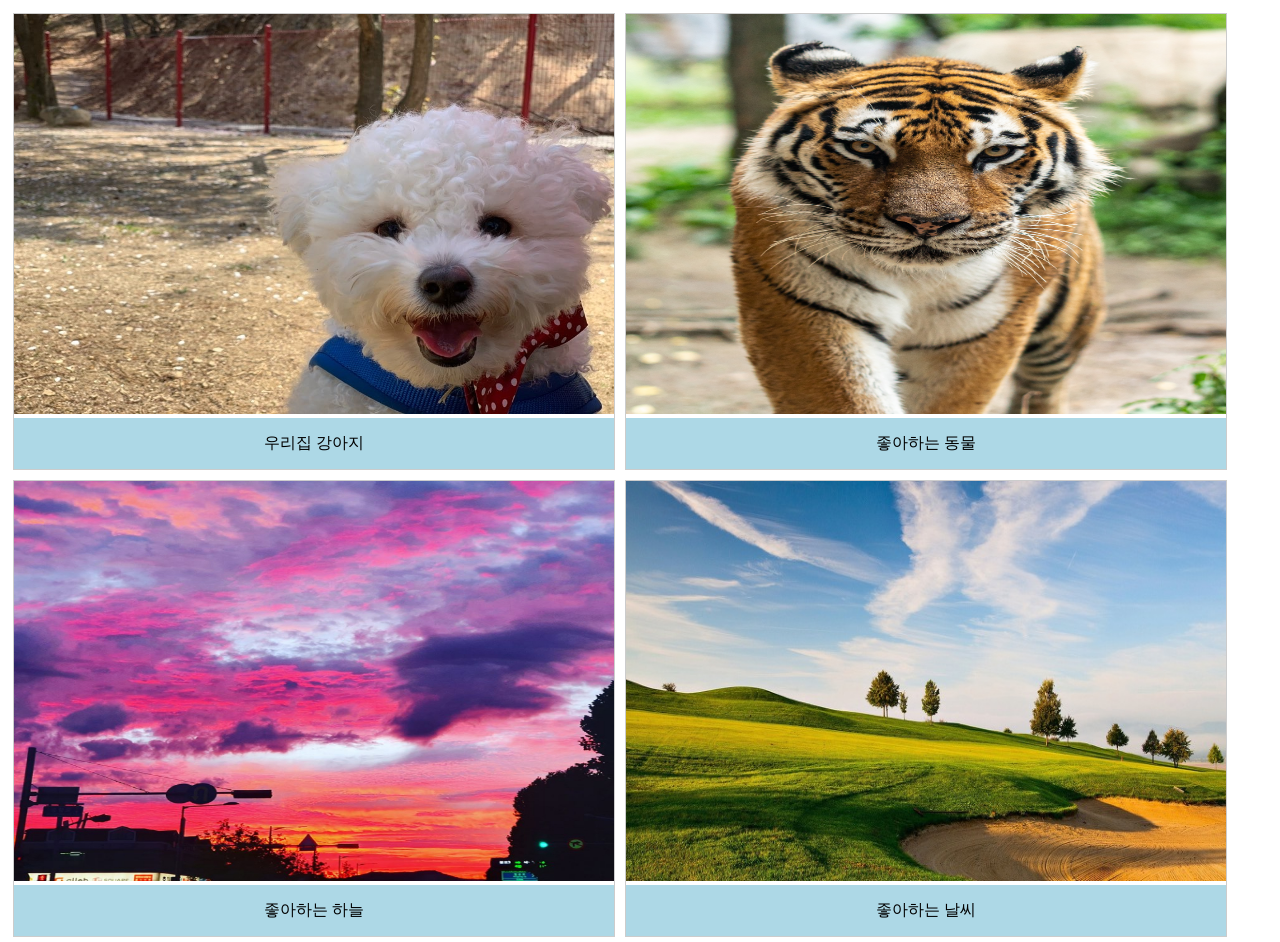
<file: gallary_project/14_img_gallary2.html>
<!DOCTYPE html>
<html lang="en">
<head>
    <meta charset="UTF-8">
    <title>Title</title>
    <style>
        div.gallery {


            margin : 5px;
            border : 1px solid #ccc;
            float : left;
        }

        div.desc {
            padding : 15px;
            text-align : center;
            background-color: lightblue;

        }

        div.gallery:hover {
            border : 5px solid #777;
        }
    </style>
</head>
<body>
<div class="gallery">
    <a target="_blank" href="a.jpg">
        <img src="a.jpg" width="600" height="400">
    </a>
    <div class="desc">우리집 강아지</div>
</div>

<div class="gallery">
    <a target="_blank" href="p7.jpg">
    <img src="p7.jpg" width="600" height="400">
    </a>
    <div class="desc">좋아하는 동물</div>
</div>



<div class="gallery">
    <a target="_blank" href="p9.jpg">
    <img src="p9.jpg" width="600" height="400">
    </a>
    <div class="desc">좋아하는 하늘</div>
</div>


<div class="gallery">
    <a target="_blank" href="p5.jpg">
    <img src="p5.jpg" width="600" height="400">
    </a>
    <div class="desc">좋아하는 날씨</div>
</div>


</body>
</html>
</file>
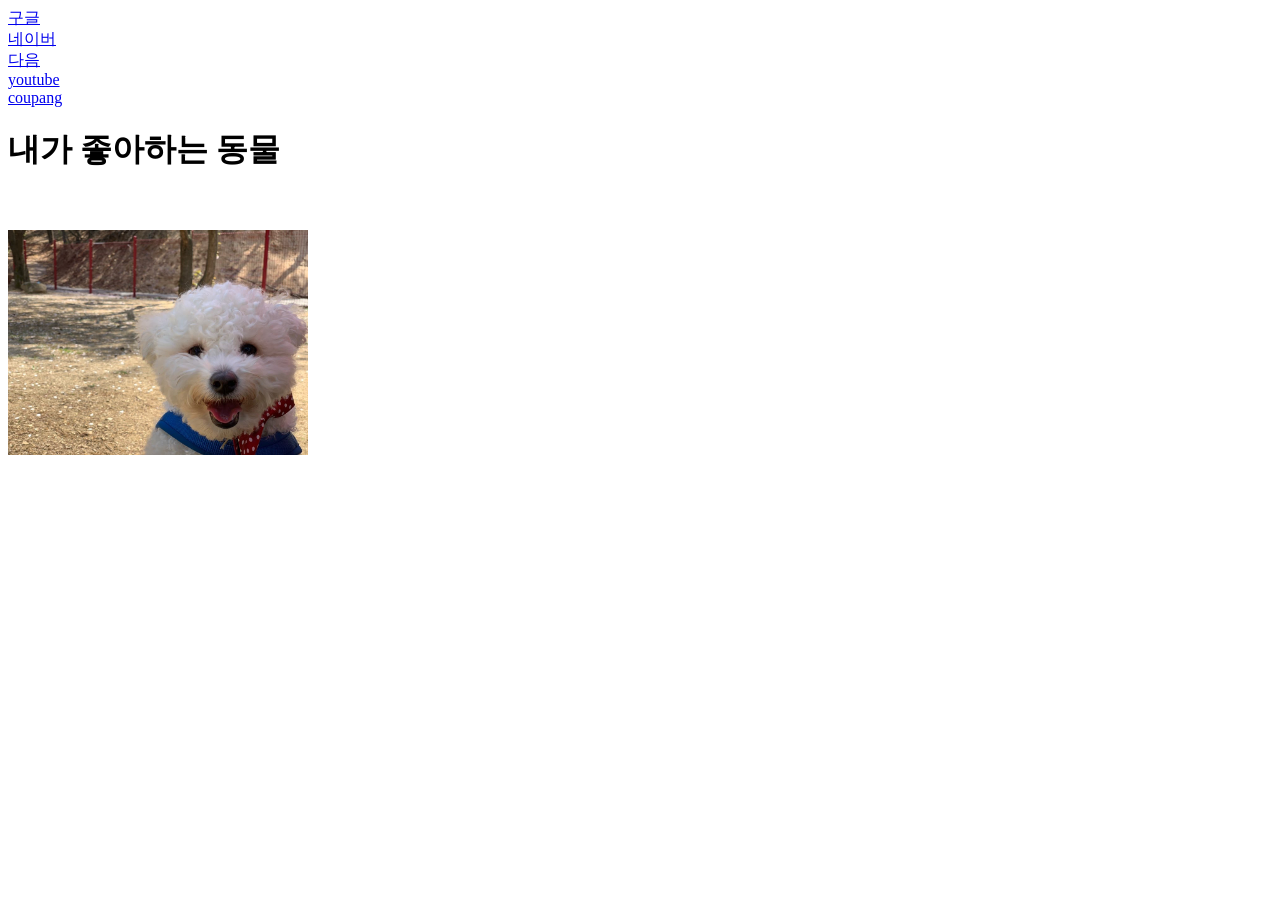
<file: web_html/03_html_link_img.html>
<html>
	<title>나의 웹 페이지</title>
	<body>
	<a href="https://www.google.co.kr/">구글</a><br>
	<a href="https://www.naver.co.kr/">네이버</a><br>
	<a href="https://www.daum.co.kr/">다음</a><br>
	<a href="https://www.youtube.co.kr/">youtube</a><br>
	<a href="https://www.coupang.co.kr/" target="_blank">coupang</a><br>
	
	<h1>내가 좋아하는 동물</h1><br>
	<a href="https://www.google.co.kr/" target="_blank"><br><img src="a.jpg" alt="My Image" width="300"></a>
	

	</body>
</html>
</file>
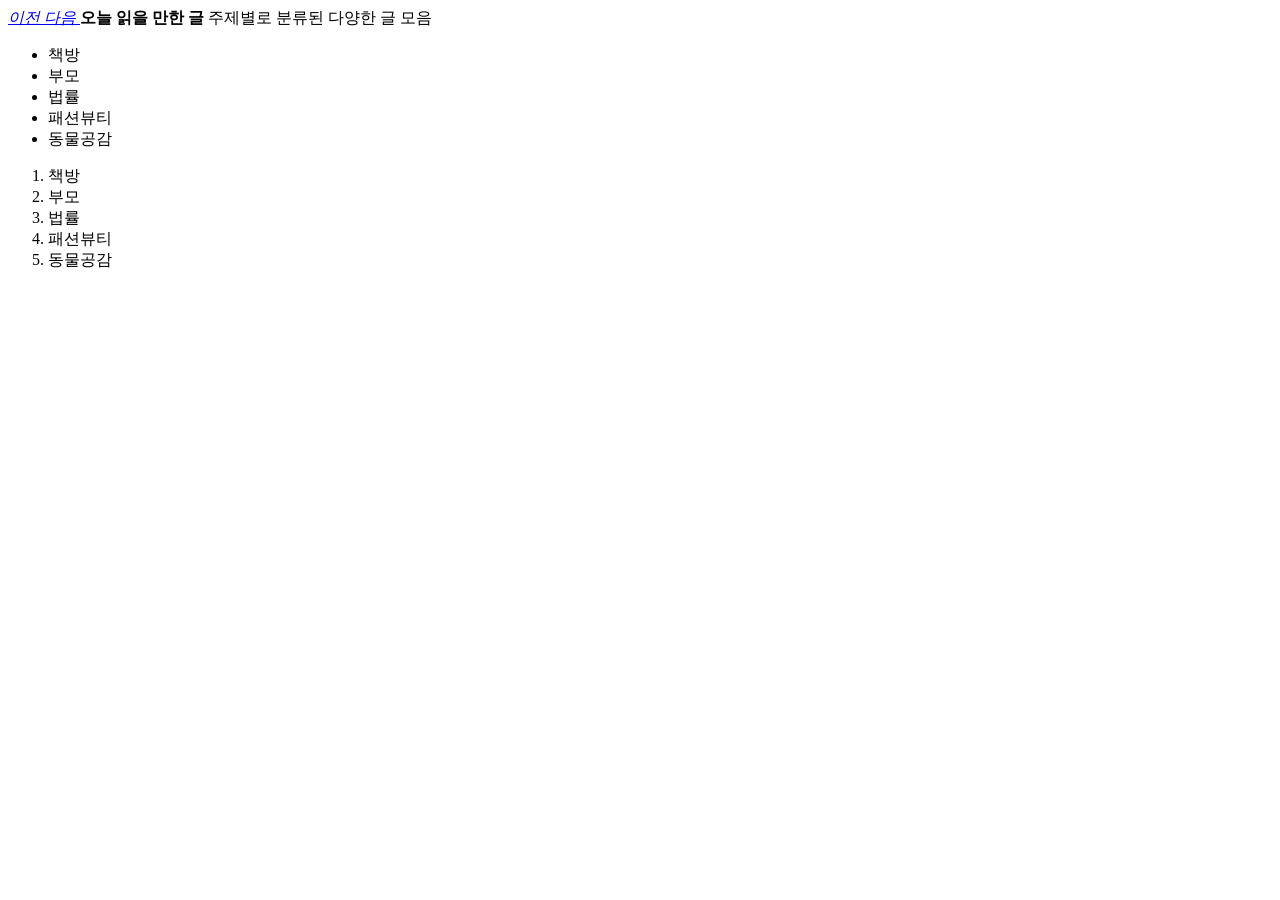
<file: web_html/04_html_div_span.html>
<html>
	<title>나의 웹 페이지</title>
	<body>
	<div id = "today_content">
		
		<div class="title_area">
			<a href="#" role="button" class="pm_btn_prev NM_THEME_PREV" data-clk="tct.prev" style="">
				<i class="ico_btn"><span class="blind">이전</span></i>
	
			</a>
			<a href="#" role="button" class="pm_btn_next NM_THEME_NEXT" data-clk="tct.next" style="">
				<i class="ico_btn"><span class="blind">다음</span></i>
			</a>
			<strong>오늘 읽을 만한 글</strong>
			<span>주제별로 분류된 다양한 글 모음</span>
		</div>
		<div class="panel">
			<ul>
				<li>책방</li>
				<li>부모</li>
				<li>법률</li>
				<li>패션뷰티</li>
				<li>동물공감</li>
			</ul>
			<ol>
				<li>책방</li>
				<li>부모</li>
				<li>법률</li>
				<li>패션뷰티</li>
				<li>동물공감</li>
			</ol>
			
			
		</div>
	</div>
	</body>
</html>
</file>
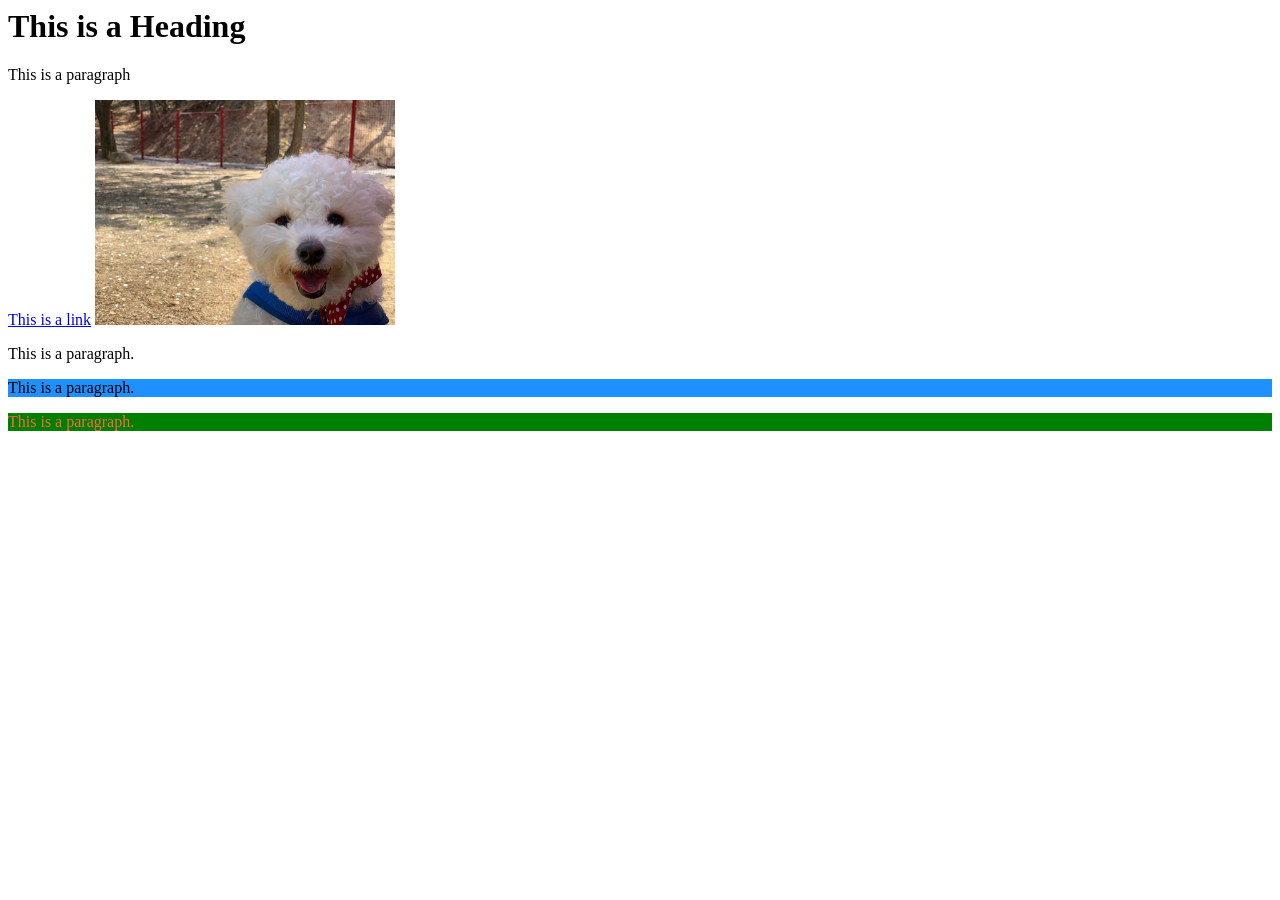
<file: web_html/05_html_summary.html>
<!-- -->
<html>
<head>
	<title>Page Title</title>
</head>
<body>
	<h1>This is a Heading</h1>
	<p>This is a paragraph</p>
	<a href="http://www.w3school.com">This is a link</a>
	<img src="a.jpg" width=300 head=300 alt="not found"><br>
	<p title="I'm a tooltip">This is a paragraph.</p>
	<p style="background-color:DodgerBlue">This is a paragraph.</p>
	<p style ="color:Tomato;background-color:Green">This is a paragraph.</p>
</body>

</html>
</file>
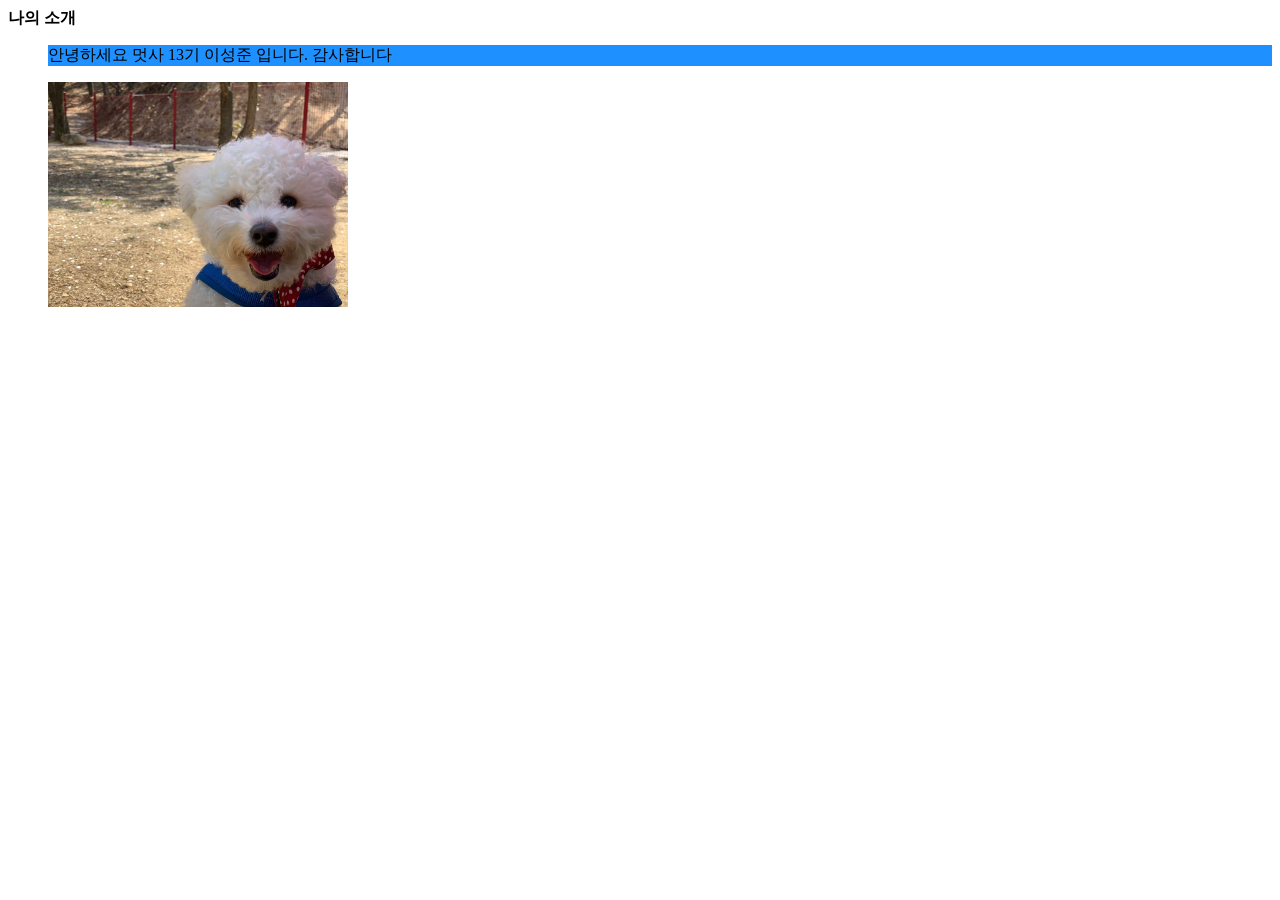
<file: web_html/my01.html>
<html>
	<head>
		<title>나의 소개</title>
	</head>
	<body>
	<div id = "today_content">
		
		<div class="title_area">
			
			<strong>나의 소개</strong>
				
	
		</div>
		<div class="panel">
			<ul>
				<p style="background-color:DodgerBlue">안녕하세요 멋사 13기 이성준 입니다. 감사합니다</p>
				<img src="a.jpg" alt="이미지가 없을 때" width="300"></a>
			</ul>
			
			
		</div>
	</div>
		
	</body>
</html>
</file>
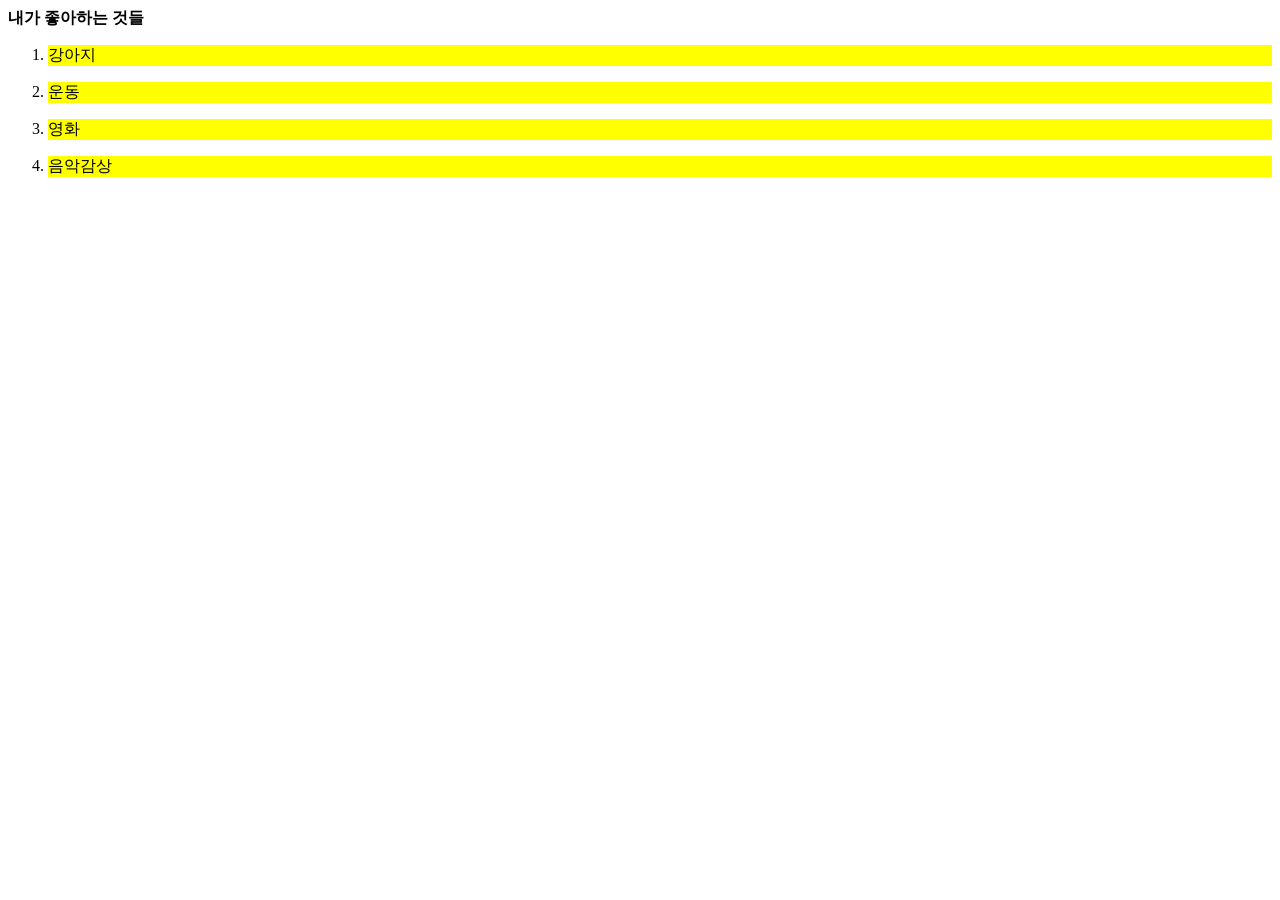
<file: web_html/my02.html>
<html>
	<head>
		<title>내가 좋아하는 것들</title>
	</head>
	<body>
	<div id = "today_content">
		
		<div class="title_area">
			
			<strong>내가 좋아하는 것들</strong>
				
	
		</div>
		<div class="panel">
			<ol>
				<li><p style="background-color:yellow">강아지</p>
				<li><p style="background-color:yellow">운동</p>
				<li><p style="background-color:yellow">영화</p>
				<li><p style="background-color:yellow">음악감상</p>
			</ol>
			
			
		</div>
	</div>
		
	</body>
</html>
</file>
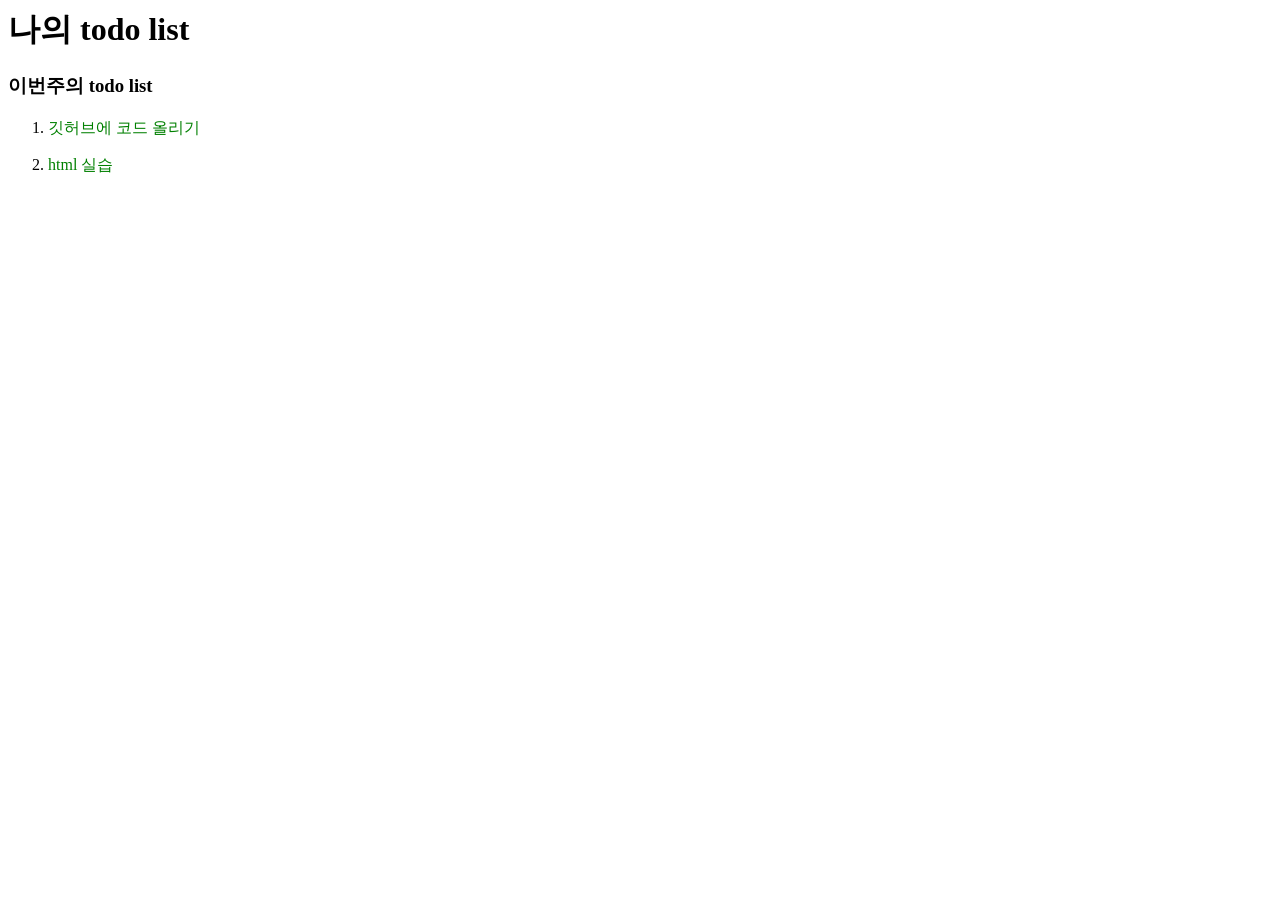
<file: web_html/my03.html>
<html>
	<head>
		<title>나의 todo list</title>
	</head>
	<body>
	<div id = "today_content">
		
		<div class="title_area">
			
			<h1><strong>나의 todo list</strong></h1>
			<h3>이번주의  todo list</h3>
				
	
		</div>
		<div class="panel">
			<ol>
				<li><p style="color:green">깃허브에 코드 올리기</p>
				<li><p style="color:green">html 실습</p>

			</ol>
			
			
		</div>
	</div>
		
	</body>
</html>
</file>
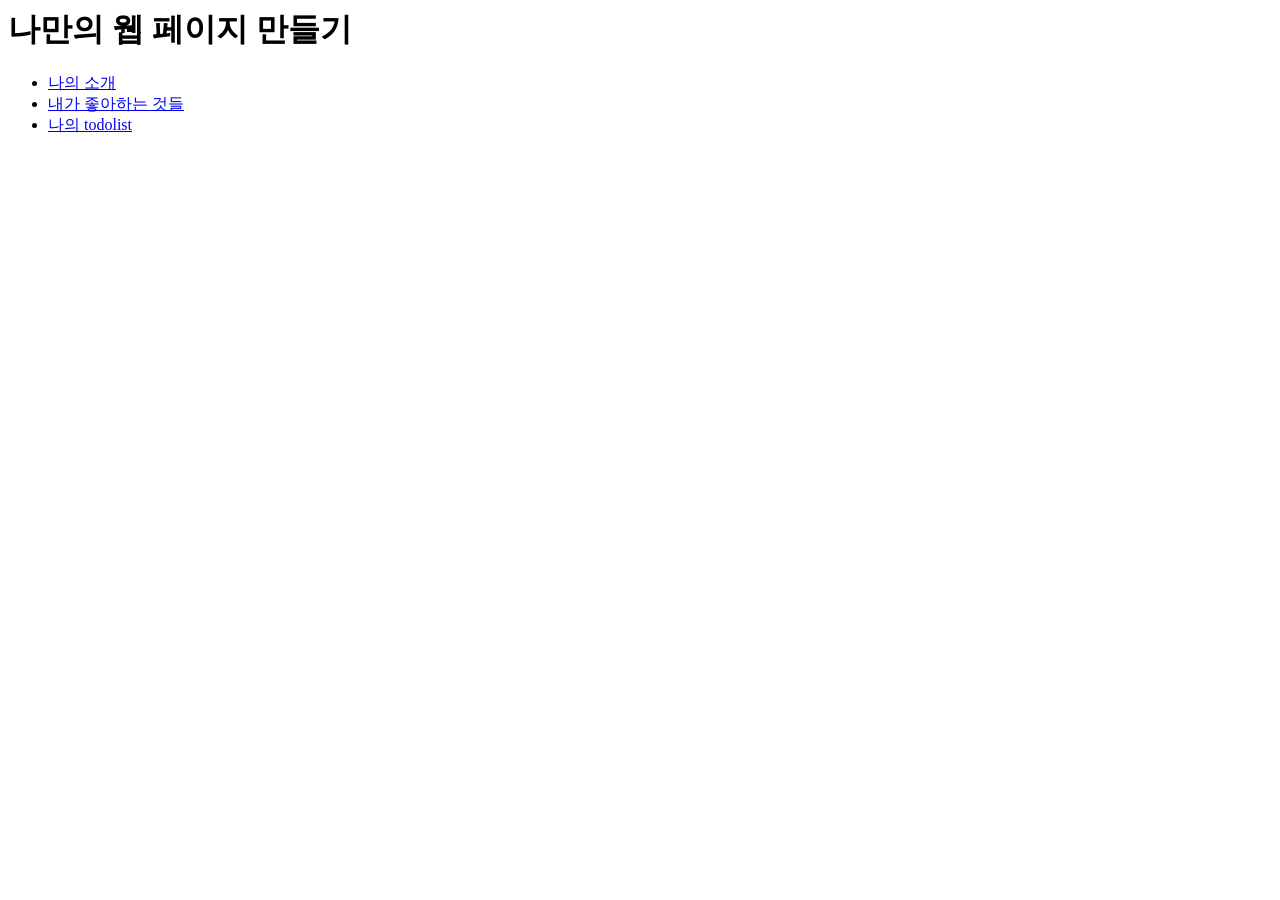
<file: web_html/my_page.html>
<!-- -->
<html>
	<head>
		<title>나의 웹 페이지 만들기</title>
	</head>
	<body>
	<div id = "today_content">
		
		<div class="title_area">
			
			<h1><strong>나만의 웹 페이지 만들기</strong></h1>
	
		</div>
		<div class="panel">
			<ul>
				<li><a href="file:///C:/Users/LIFE/Documents/GitHub/LikeLion/web_html/my01.html">나의 소개</a><br>
				<li><a href="file:///C:/Users/LIFE/Documents/GitHub/LikeLion/web_html/my02.html">내가 좋아하는 것들</a><br>
				<li><a href="file:///C:/Users/LIFE/Documents/GitHub/LikeLion/web_html/my03.html">나의 todolist</a><br>
			</ul>
			
			
		</div>
	</div>
	
	</body>
</html>
</file>
